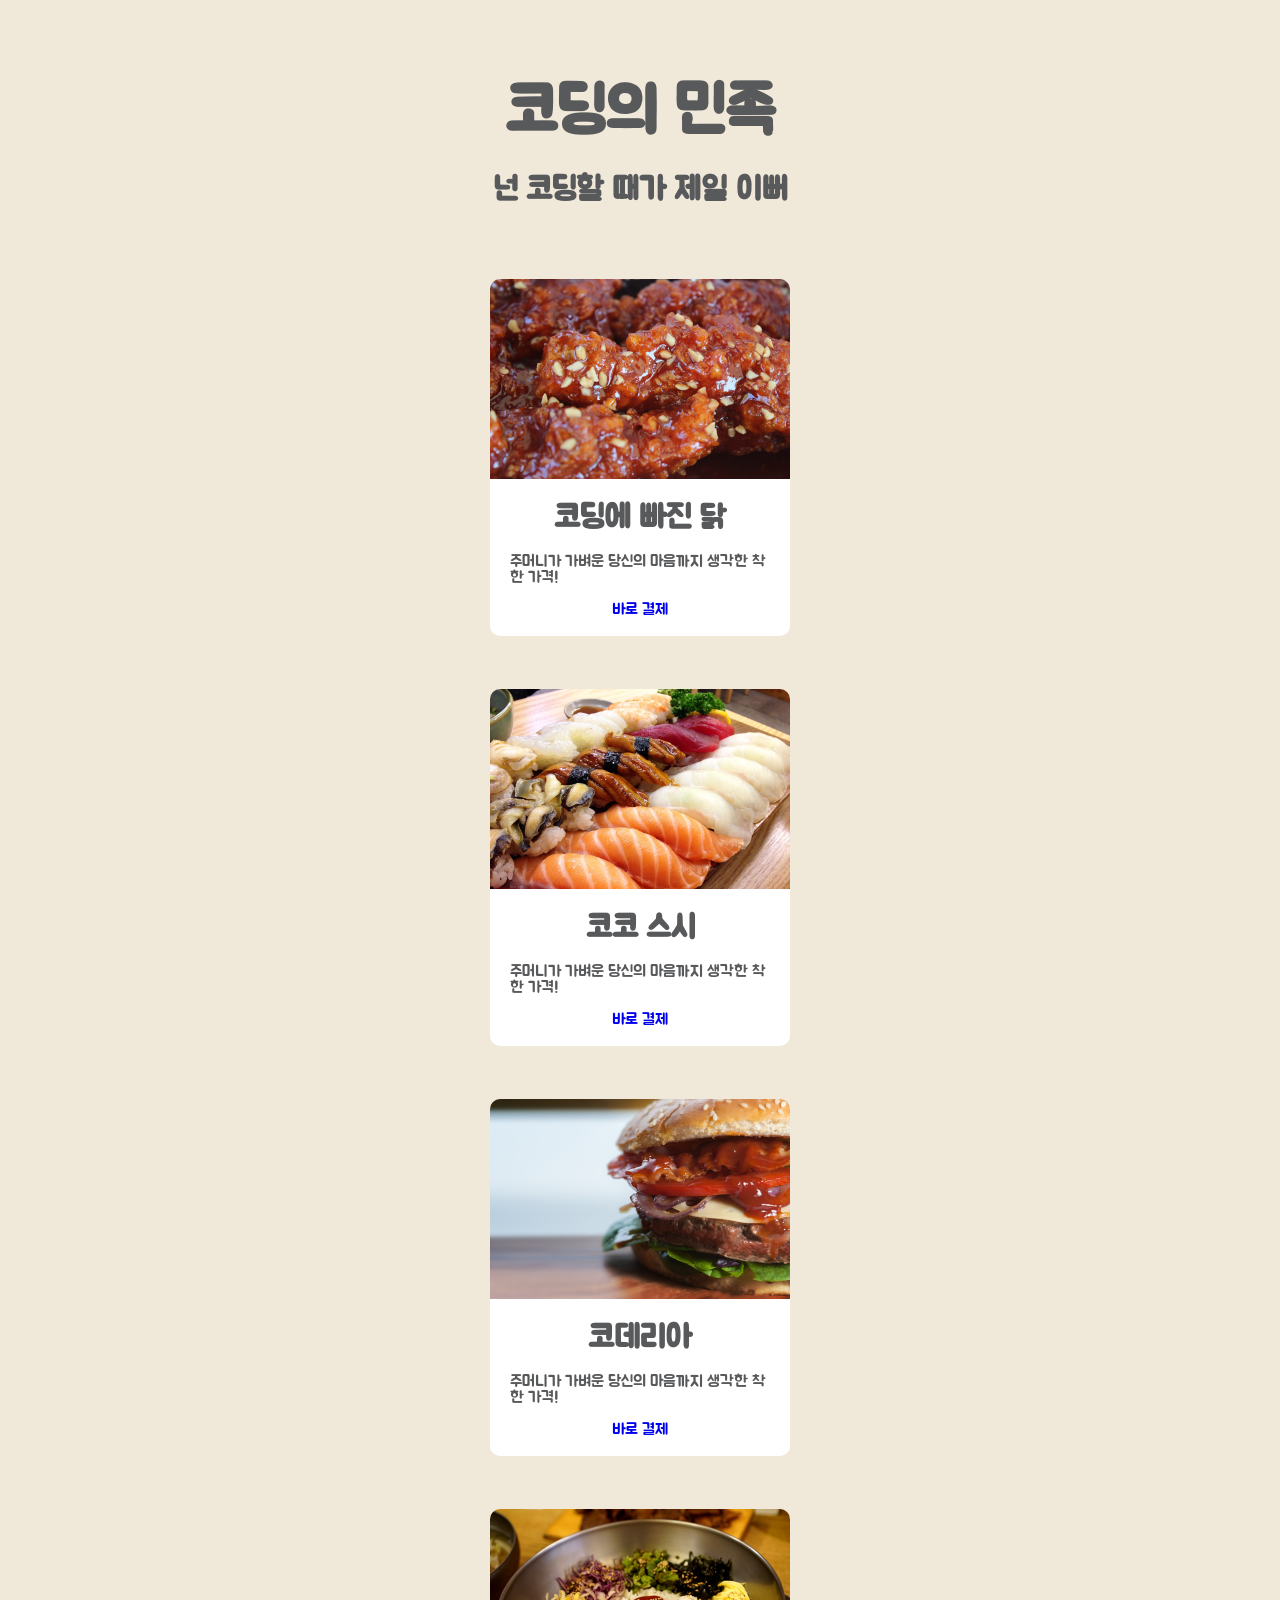
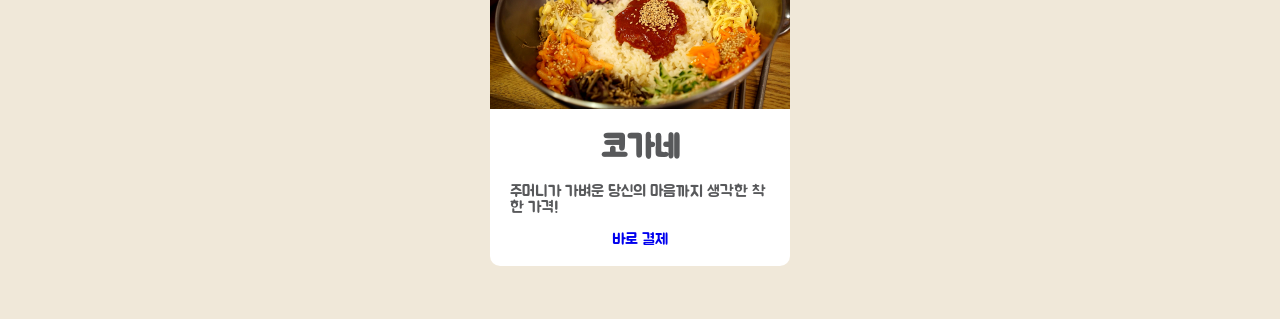
<file: baedal/index.html>
<!DOCTYPE html>
<html>
	<head>
		<title>코딩의 민족</title>
		<meta charset="utf-8" />
		<link rel="stylesheet" href="css/styles.css" />
	</head>
	<body>
		<div class="title-row">
			<h1 class="main-title">코딩의 민족</h1>
			<h2 class="sub-title">넌 코딩할 때가 제일 이뻐</h2>
		</div>
		<div class="box-row">
			<div class="chicken-box box">
				<div class="box__photo"></div>
				<div class="box__contents">
					<h2>코딩에 빠진 닭</h2>
					<p>주머니가 가벼운 당신의 마음까지 생각한 착한 가격!</p>
					<a href="#">바로 결제</a>
				</div>
			</div>
		</div>
		<div class="box-row">
			<div class="sushi-box box">
				<div class="box__photo"></div>
				<div class="box__contents">
					<h2>코코 스시</h2>
					<p>주머니가 가벼운 당신의 마음까지 생각한 착한 가격!</p>
					<a href="#">바로 결제</a>
				</div>
			</div>
		</div>
		<div class="box-row">
			<div class="burger-box box">
				<div class="box__photo"></div>
				<div class="box__contents">
					<h2>코데리아</h2>
					<p>주머니가 가벼운 당신의 마음까지 생각한 착한 가격!</p>
					<a href="#">바로 결제</a>
				</div>
			</div>
		</div>
		<div class="box-row">
			<div class="bibimbap-box box">
				<div class="box__photo"></div>
				<div class="box__contents">
					<h2>코가네</h2>
					<p>주머니가 가벼운 당신의 마음까지 생각한 착한 가격!</p>
					<a href="#">바로 결제</a>
				</div>
			</div>
		</div>
	</body>
</html>
</file>
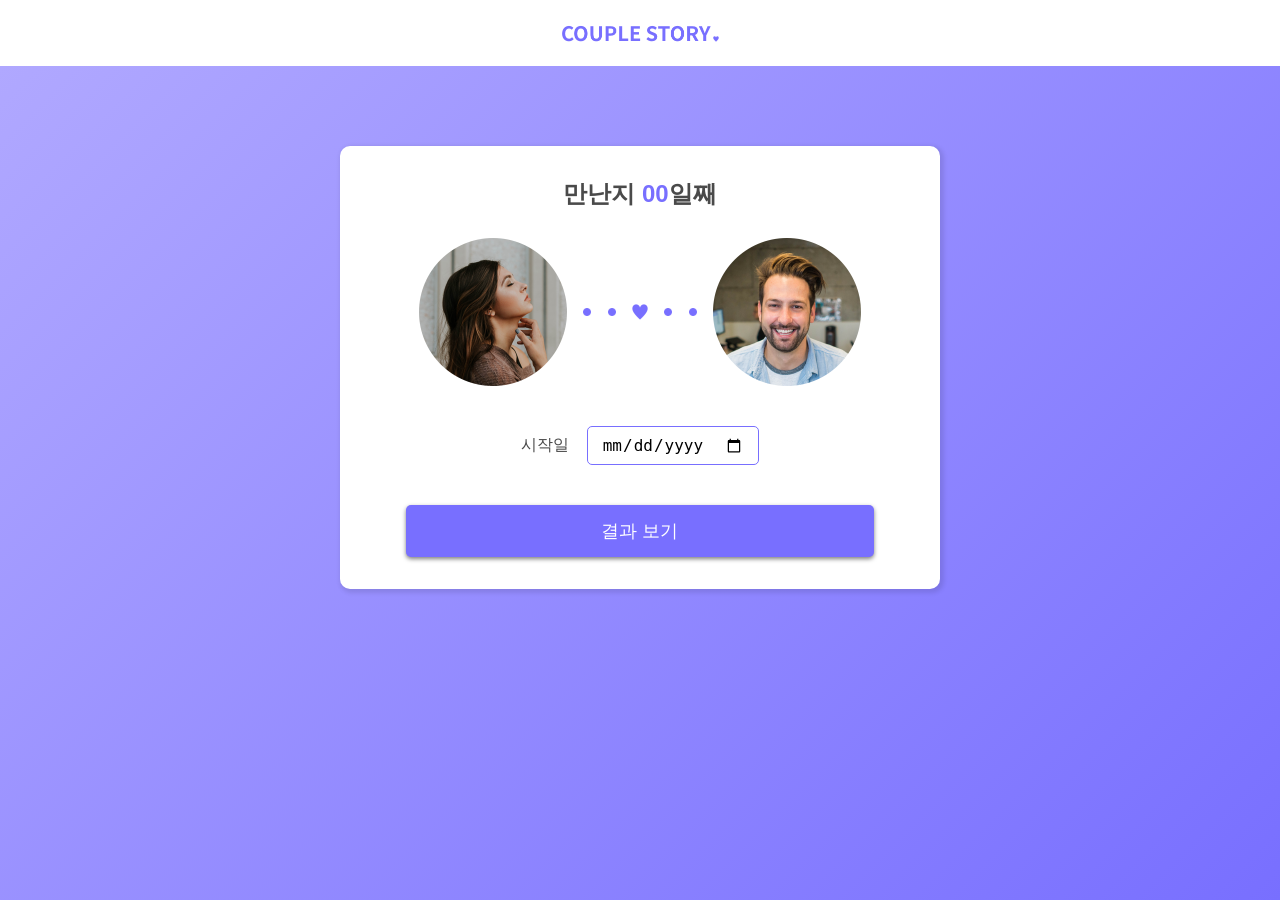
<file: D-DAY/index.html>
<!DOCTYPE html>
<html>
  <head>
    <title>Couple Story</title>
    <meta charset="utf-8" />
    <link href="css/styles.css" rel="stylesheet" />
  </head>

  <body>
    <div class="navbar">
      <img id="logo" src="images/logo.png" width="157">
    </div>

    <div class="main">
      <div class="container">
        <!-- 만난지 며칠? -->
        <h2>만난지 <span id="day-count">00</span>일째</h2>

        <div class="img-row">
          <img src="images/female.png" width="148">
          <img src="images/dot.png" width="8">
          <img src="images/dot.png" width="8">
          <img src="images/heart.png" width="16">
          <img src="images/dot.png" width="8">
          <img src="images/dot.png" width="8">
          <img src="images/male.png" width="148">
        </div>

        <!-- 만나기 시작한 날짜 -->
        <div class="date-row">
          <label for="start">시작일</label>
          <input type="date" name="start" id="start">
        </div>

        <!-- 며칠됐는지 계산하기! -->
        <button id="calculate">결과 보기</button>
      </div>
    </div>

    <script
      src="https://code.jquery.com/jquery-3.2.1.min.js"
      integrity="sha256-hwg4gsxgFZhOsEEamdOYGBf13FyQuiTwlAQgxVSNgt4="
      crossorigin="anonymous"></script>
    <script>
      $('#calculate').on('click', calculateDate);

      function calculateDate() {
        let inputValue = $('#start').val();

        if(inputValue) {
          let currentDate = new Date();
          let inputDate = new Date(inputValue);

          let calculatedDate = (currentDate.getTime() - inputDate.getTime()) / 1000 / 60 / 60 / 24;

          $('#day-count').text(Math.floor(calculatedDate) + 1);
        } else {
          alert('시작 날짜를 입력해주세요!');
        }
      }
    </script>
  </body>
</html>
</file>
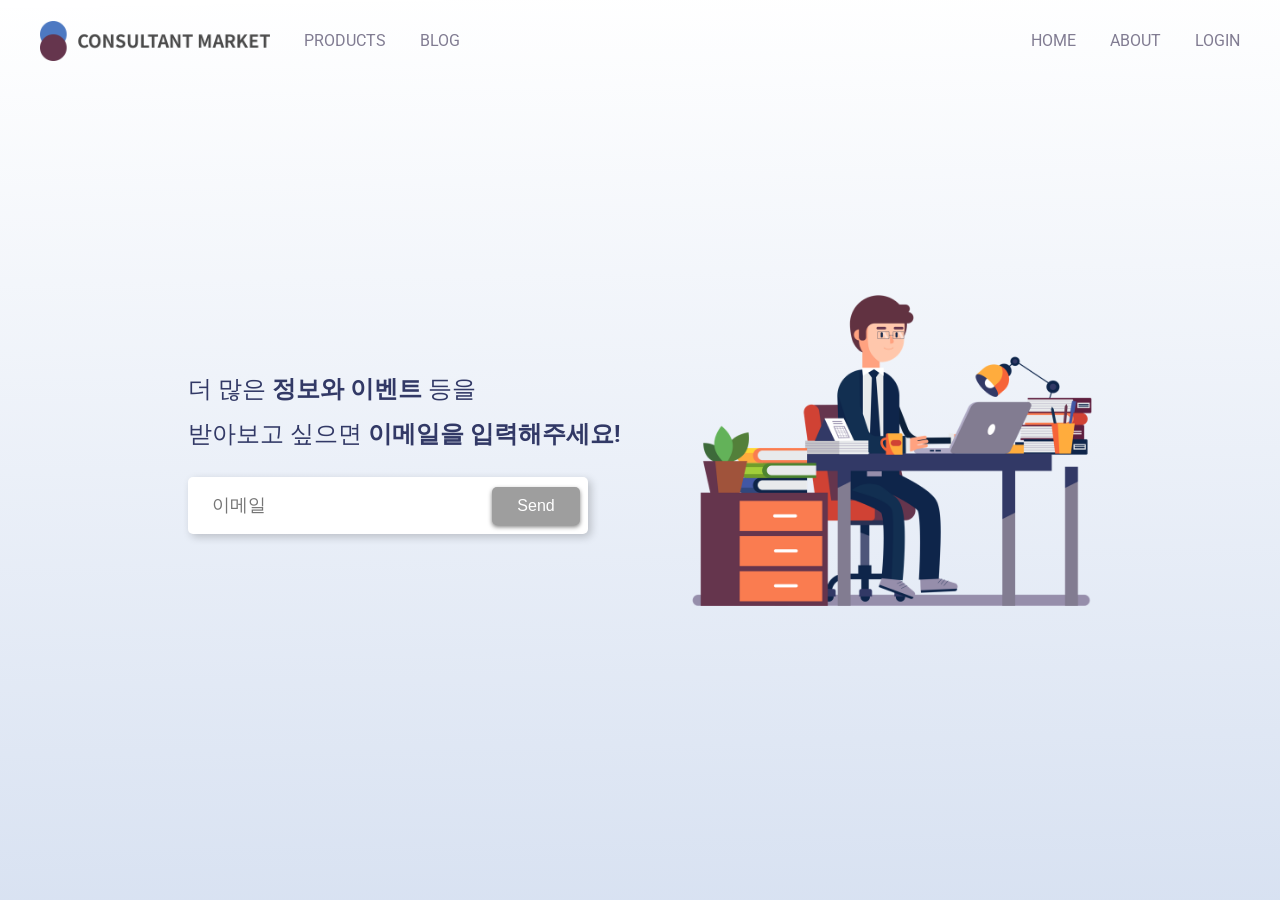
<file: email_ad/index.html>
<!DOCTYPE html>
<html>
  <head>
    <title>Consulting Market</title>
    <meta charset="utf-8" />

    <link href="https://fonts.googleapis.com/css?family=Roboto" rel="stylesheet">
    <link href="css/styles.css" rel="stylesheet" />
  </head>

  <body>
    <div class="hero-header">
      <div class="navbar">
        <a href="#" id="logo">
          <img src="images/logo.png" width="230">
        </a>

        <ul class="menu menu-left">
          <li><a href="#">PRODUCTS</a></li>
          <li><a href="#">BLOG</a></li>
        </ul>

        <ul class="menu menu-right">
          <li><a href="#">HOME</a></li>
          <li><a href="#">ABOUT</a></li>
          <li><a href="#">LOGIN</a></li>
        </ul>
      </div>

      <div class="container">
        <div class="left">
          <h2>더 많은 <b>정보와 이벤트</b> 등을<br> 받아보고 싶으면 <b>이메일을 입력해주세요!</b></h2>

          <input id="email-input" type="email" placeholder="이메일">
          <input id="submit-btn" type="submit" value="Send">
        </div>

        <img id="main-img" src="images/desk.png" width="400">
      </div>
    </div>

    <script
      src="https://code.jquery.com/jquery-3.2.1.min.js"
      integrity="sha256-hwg4gsxgFZhOsEEamdOYGBf13FyQuiTwlAQgxVSNgt4="
      crossorigin="anonymous"></script>
    <script>
      // 여기에 코드를 입력하세요.
      $('#email-input').on('input', eventHandler);

      function eventHandler() {
        let alphaPosNum = $('#email-input').val().indexOf('@');
        let afterAlphaStr = $('#email-input').val().substring(alphaPosNum);
        
        if(alphaPosNum !== -1 && afterAlphaStr.indexOf('.') !== -1) {
          $('#submit-btn').css('background', '#4D79C2');
        } else {
          $('#submit-btn').css('background', '#9E9E9E');
        }
      }
    </script>
  </body>
</html>
</file>
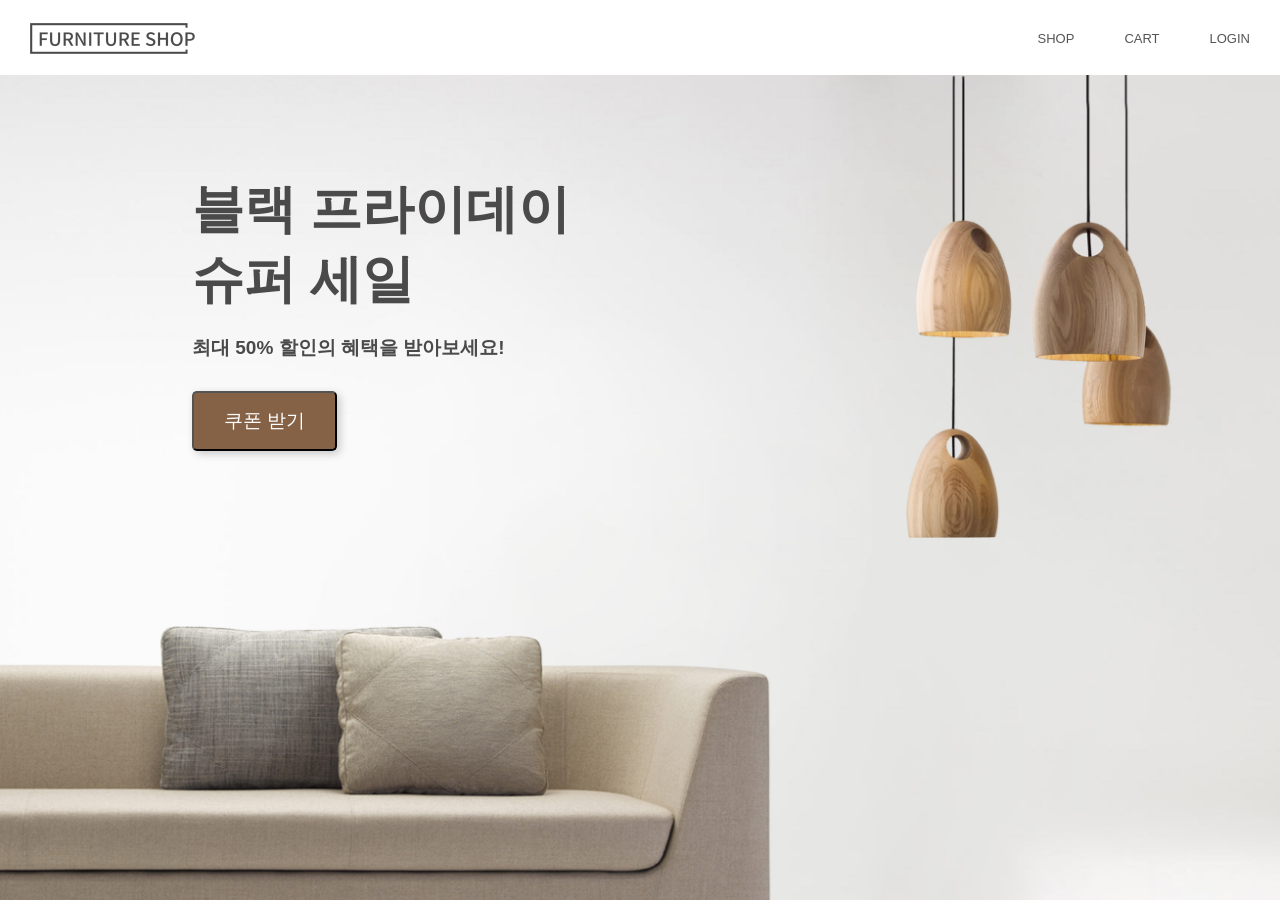
<file: FurnitureShop/index.html>
<!DOCTYPE html>
<html>
  <head>
    <title>Furniture Shop</title>
    <meta charset="utf-8" />
    <link href="css/styles.css" rel="stylesheet" />
  </head>

  <body>
    <div class="navbar">
      <a href="#" id="logo">
        <img src="images/logo.png" width="165">
      </a>

      <ul id="menu">
        <li><a href="#">SHOP</a></li>
        <li><a href="#">CART</a></li>
        <li><a href="#">LOGIN</a></li>
      </ul>
    </div>

    <div class="hero-header">
      <div class="info">
        <h1>블랙 프라이데이 슈퍼 세일</h1>
        <h2>최대 50% 할인의 혜택을 받아보세요!</h2>
        <button id="popup-trigger">쿠폰 받기</button>
      </div>
    </div>

    <div id="popup" role="alert">
      <div id="popup-container">
        <h3>다운 완료!</h3>
        <p>내 쿠폰함에서 확인하세요!</p>

        <button id="close-btn">확인</button>
      </div>
    </div>

    <script
      src="https://code.jquery.com/jquery-3.2.1.min.js"
      integrity="sha256-hwg4gsxgFZhOsEEamdOYGBf13FyQuiTwlAQgxVSNgt4="
      crossorigin="anonymous"></script>
    <script>
      $('#popup-trigger').on('click', function() {
        $('#popup').fadeIn(1000);
      })
      
      $('#close-btn').on('click', closePopup);
      $(document).on(`keydown`, closePopup);
      
      function closePopup(event) {
        if (event.type === 'click' || event.key === 'Escape') {
          $('#popup').fadeOut(1000);
        }
      }
    </script>
  </body>
</html>
</file>
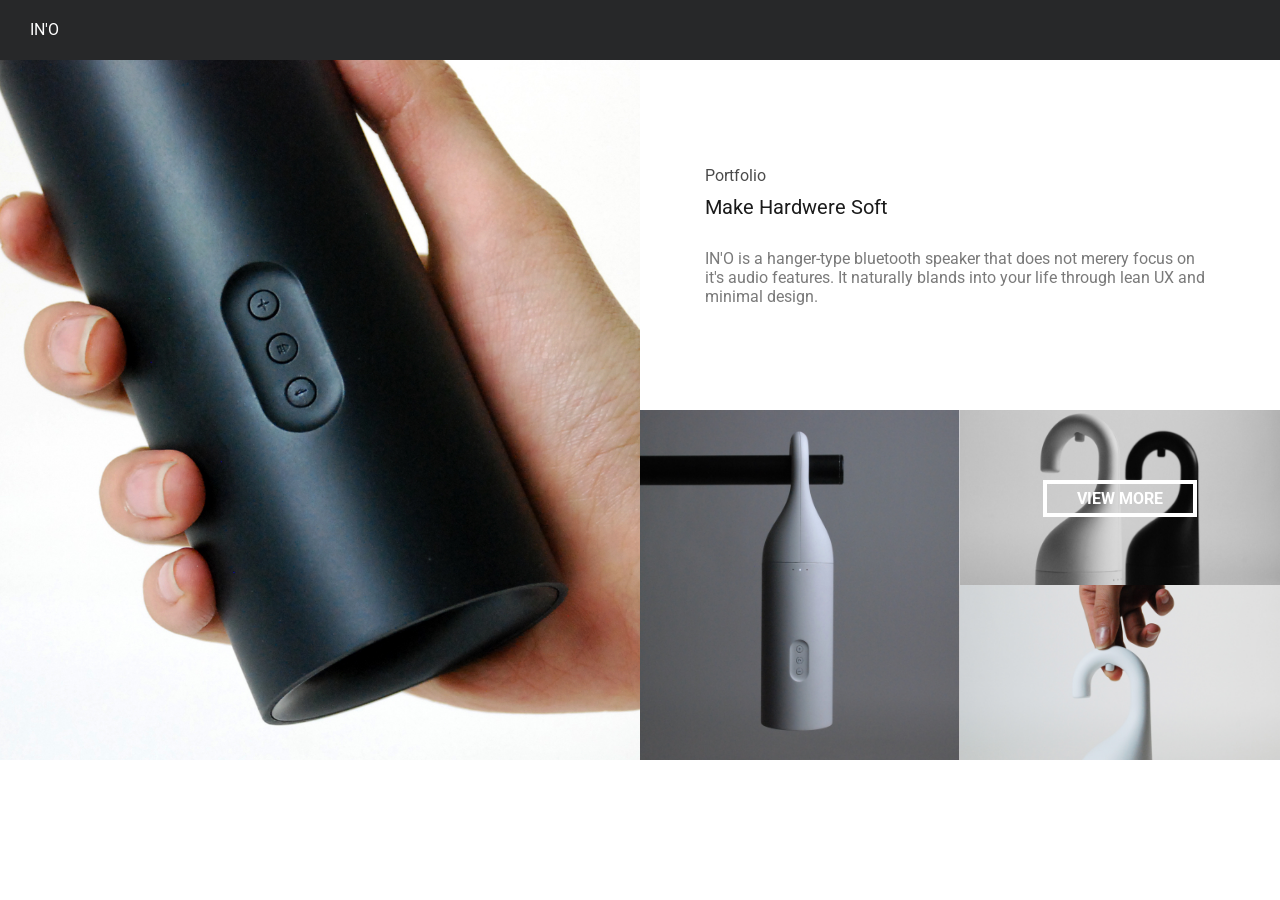
<file: ino/index.html>
<!DOCTYPE html>
<html>

<head>
  <title>IN'O</title>
  <link rel="stylesheet" href="css/styles.css">
  <link href="https://fonts.googleapis.com/css?family=Roboto" rel="stylesheet">
</head>

<body>
  <header id="header">IN'O</header>
  <div class="section" id="div1"></div>
  <div class="section" id="div2"></div>
  <div class="section" id="div3">
    <div class="contents">
      <div class="title">Portfolio</div>
      <div class="sub-title">Make Hardwere Soft</div>
      <div class="discription">IN'O is a hanger-type bluetooth speaker that does not merery focus on it's audio features. It naturally blands into your life through lean UX and minimal design.</div>
    </div>
  </div>
  <div class="section" id="div4"></div>
  <div class="section" id="div5">
    <div class="text-container">
      <div class="text-box">VIEW MORE</div>
    </div>
  </div>
  <div class="section" id="div6"></div>
</body>

</html>
</file>
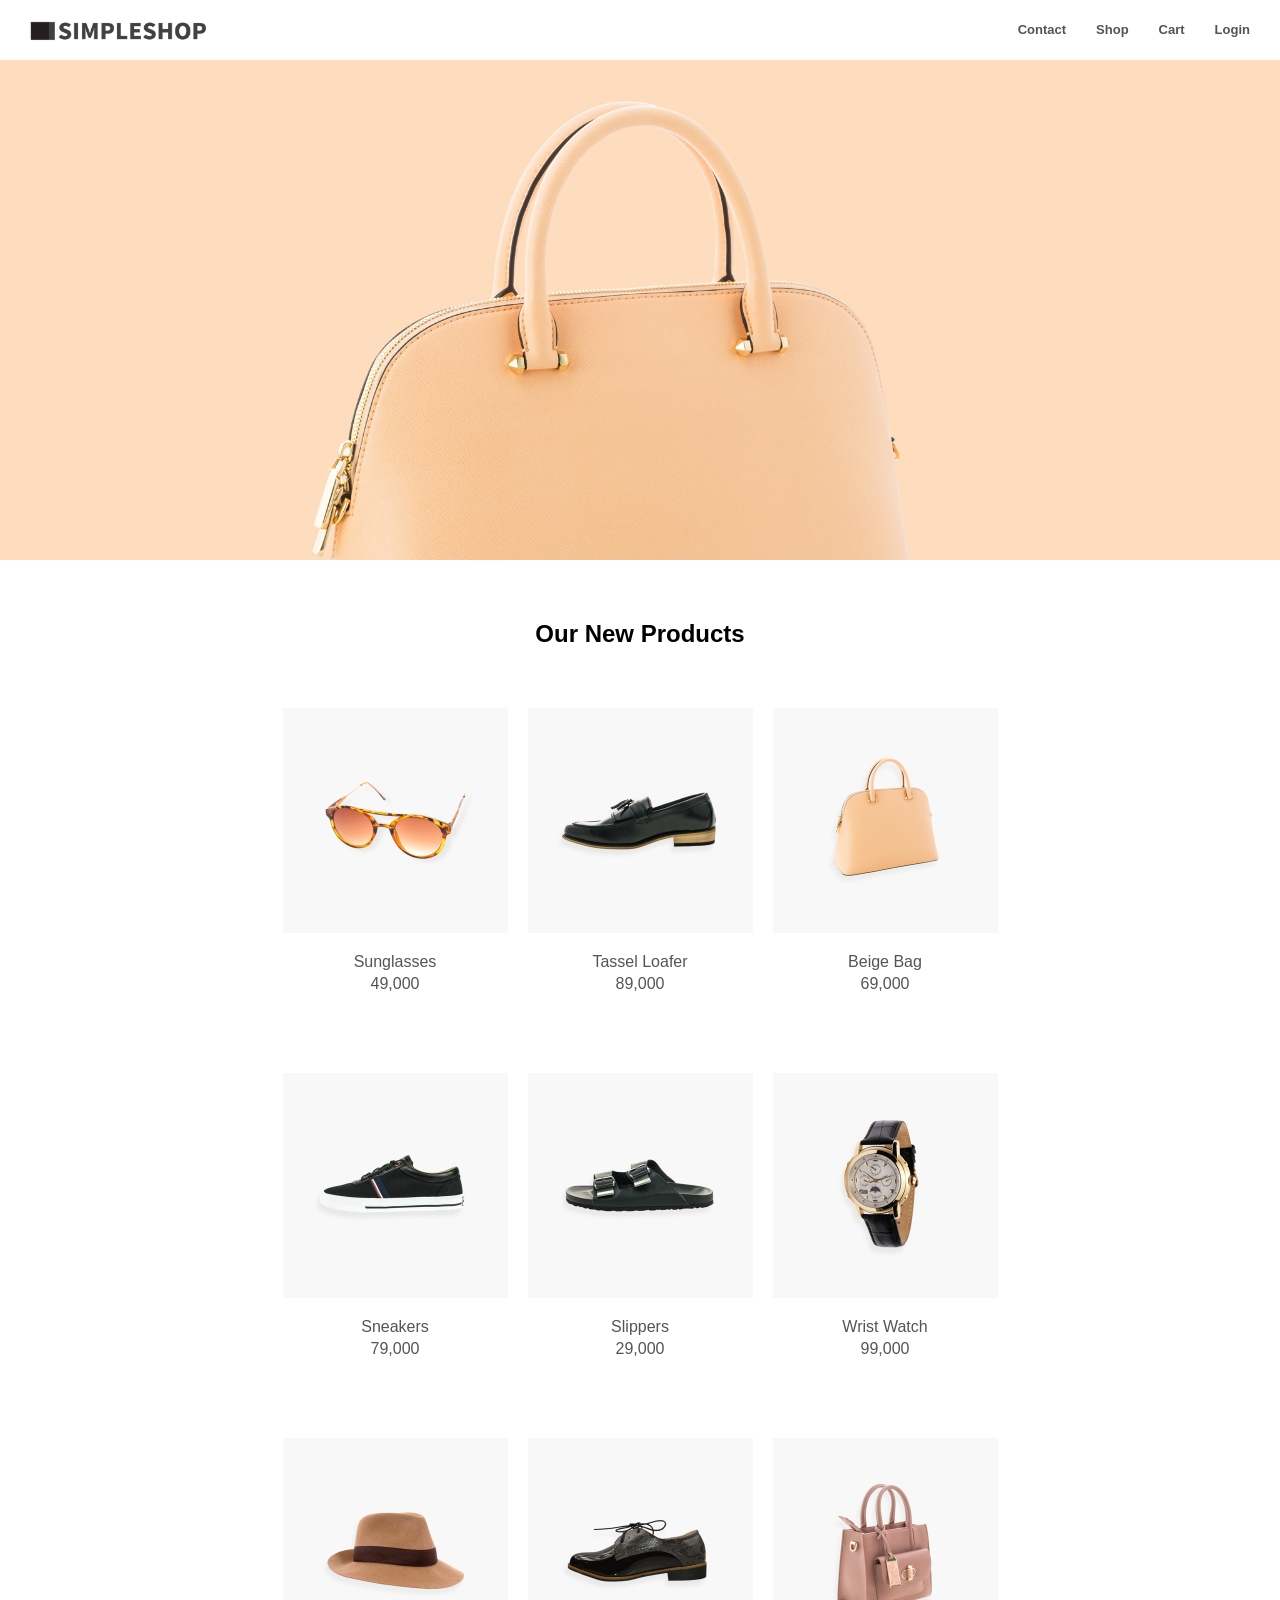
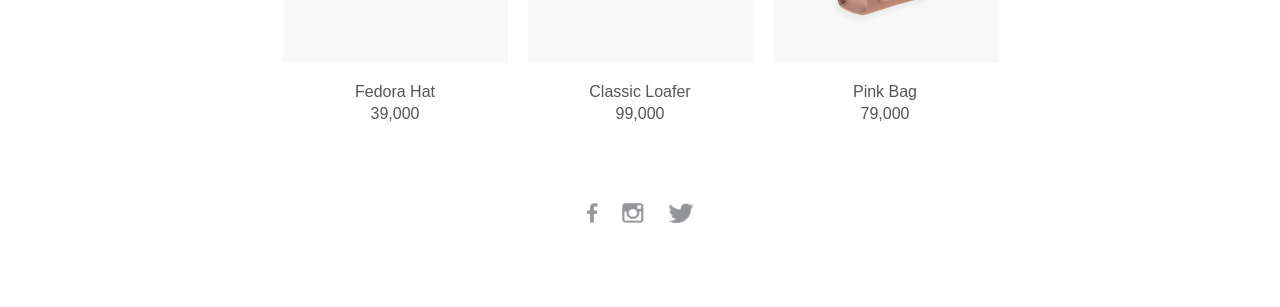
<file: SimpleShop/index.html>
<!DOCTYPE html>
<html>
  <head>
    <title>SimpleShop</title>
    <meta charset="utf-8" />
    <link href="css/styles.css" rel="stylesheet" />
  </head>

  <body>
    <div id="navbar">
      <a id="logo" href="#">
        <img src="images/logo.png" height="20px">
      </a>
      <ul class="links">
        <li>
          <a href="#">Contact</a>
        </li>
        <li>
          <a href="#">Shop</a>
        </li>
        <li>
          <a href="#">Cart</a>
        </li>
        <li>
          <a href="#">Login</a>
        </li>
      </ul>
    </div>
    <div id="hero-header">
      <!-- <img src="images/hero_header.jpg" width="100%"> -->
      <div class="header-image"></div>
      <div class="header-title">
        Our New Products
      </div>
    </div>
    <div id="products">
      <a href="#" class="product-box">
        <div class="image"></div>
        <div class="name"></div>
        <div class="price"></div>
      </a>
      <a href="#" class="product-box">
        <div class="image"></div>
        <div class="name"></div>
        <div class="price"></div>
      </a>
      <a href="#" class="product-box">
        <div class="image"></div>
        <div class="name"></div>
        <div class="price"></div>
      </a>
      <a href="#" class="product-box">
        <div class="image"></div>
        <div class="name"></div>
        <div class="price"></div>
      </a>
      <a href="#" class="product-box">
        <div class="image"></div>
        <div class="name"></div>
        <div class="price"></div>
      </a>
      <a href="#" class="product-box">
        <div class="image"></div>
        <div class="name"></div>
        <div class="price"></div>
      </a>
      <a href="#" class="product-box">
        <div class="image"></div>
        <div class="name"></div>
        <div class="price"></div>
      </a>
      <a href="#" class="product-box">
        <div class="image"></div>
        <div class="name"></div>
        <div class="price"></div>
      </a>
      <a href="#" class="product-box">
        <div class="image"></div>
        <div class="name"></div>
        <div class="price"></div>
      </a>
    </div>
    <div id="footer">
      <div class="links">
        <a href="https://www.facebook.com">
          <img src="images/facebook.png">
        </a>
        <a href="https://www.instagram.com">
          <img src="images/instagram.png">
        </a>
        <a href="https://www.twitter.com">
          <img src="images/twitter.png">
        </a>
      </div>
    </div>
  </body>
</html>
</file>
<file: baedal/css/styles.css>
* {
	box-sizing: border-box;
}

@font-face {
	font-family: "BMJUA";
	src: url(../fonts/BMJUA_otf.otf);
}

body {
	background-color: #f0e8d9;
	font-family: "BMJUA";
	font-size: 16px;
	color: #58595b;
}

h1 {
	font-size: 64px;
	margin: 0px;
	margin-bottom: 30px;
}

h2 {
	font-size: 32px;
	margin: 0px;
}

.title-row {
	text-align: center;
	margin: 75px 0px;
}

.box p {
	margin-top: 20px;
	margin-bottom: 16px;
	text-align: left;
}

.box a {
	color: #0000ee;
	text-decoration: none;
}

.box-row {
	text-align: center;
	margin-bottom: 50px;
}

.box {
	display: inline-block;
	background-color: white;
	border-radius: 10px;
	width: 300px;
	overflow: hidden;
}

.box__photo {
	height: 200px;
	width: 100%;
	background-size: cover;
}

.box__contents {
	padding: 20px;
}

.chicken-box .box__photo {
	background-image: url("../images/chicken.jpg");
}

.sushi-box .box__photo {
	background-image: url("../images/sushi.jpg");
}

.burger-box .box__photo {
	background-image: url("../images/burger.jpg");
}

.bibimbap-box .box__photo {
	background-image: url("../images/bibimbap.jpg");
}
</file>
<file: D-DAY/css/styles.css>
* {
  box-sizing: border-box;
}

body {
  margin: 0;
  min-width: 992px;
  font-family: "Helvetica";
}

/* navigation bar */

.navbar {
  height: 66px;
  background-color: white;
  text-align: center;
  line-height: 66px;
}

#logo {
  vertical-align: middle;
}

/* main */

.main {
  background-image: linear-gradient(135deg, #B0A8FF 0%, #786FFF 100%);
  padding: 80px 0;
  min-height: calc(100vh - 66px);
}

.container {
  background: #FFFFFF;
  box-shadow: 2px 2px 4px 2px rgba(0,0,0,0.10);
  border-radius: 10px;
  width: 600px;
  margin: 0 auto;
  text-align: center;
  padding: 32px 66px;
}

.container h2 {
  font-size: 24px;
  color: #4A4A4A;
  margin: 0;
  margin-bottom: 28px;
}

.container h2 span {
  font-weight: 700;
  color: #786FFF;
}

.container .img-row {
  margin-bottom: 40px;
}

.container .img-row img {
  vertical-align: middle;
  margin: 0 6px;
}

.date-row {
  margin-bottom: 40px;
}

label[for=start] {
  font-size: 16px;
  color: #4A4A4A;
  line-height: 34.5px;
  vertical-align: middle;
  margin-right: 13px;
}

input[type=date] {
  border: 1px solid #786FFF;
  border-radius: 5px;
  padding: 8px 14px;
  vertical-align: middle;
  font-size: 16px;
}

#calculate {
  width: 100%;
  background: #786FFF;
  box-shadow: 0 2px 4px 0 rgba(0,0,0,0.50);
  border-radius: 5px;
  color: white;
  font-size: 18px;
  padding: 14px 0;
  border: none;
  cursor: pointer;
}
</file>
<file: email_ad/css/styles.css>
* {
  box-sizing: border-box;
}

body {
  font-family: 'Roboto', sans-serif;
  margin: 0;
  min-width: 992px;
}

/* Navigation Bar */

.navbar {
  position: absolute;
  top: 0;
  left: 0;
  min-width: 992px;
  width: 100%;
  padding-left: 23px;
  padding-right: 23px;
}

.navbar {
  height: 80px;
  line-height: 80px;
}

.navbar #logo {
  float: left;
  margin: 0 17px;
}

.navbar #logo img {
  vertical-align: middle;
}

.navbar .menu {
  padding: 0;
  margin: 0;
  list-style: none;
  font-size: 16px;
}

.navbar .menu li {
  float: left;
  margin: 0 17px;
}

.navbar .menu li a {
  color: #817C92;
  text-decoration: none;
  vertical-align: middle;
}

.navbar .menu-left {
  float: left;
}

.navbar .menu-right {
  float: right;
}

/* Hero Header */

.hero-header {
  height: 100vh;
  background-image: linear-gradient(-1deg, rgba(77,121,194,0.22) 0%, rgba(77,121,194,0.00) 100%);
}

.container {
  text-align: center;
  line-height: 100vh;
}

.left {
  width: 500px;
  display: inline-block;
  vertical-align: middle;
  line-height: normal;
  text-align: left;
}

.left h2 {
  font-weight: normal;
  font-size: 24px;
  color: #323966;
  line-height: 45px;
  margin: 0;
  margin-bottom: 20px;
}

.left #email-input {
  background: #FFFFFF;
  box-shadow: 3px 3px 8px 0 rgba(0,0,0,0.20);
  border-radius: 5px;
  font-size: 18px;
  padding: 18px 24px;
  padding-right: 118px;
  border: none;
  width: 400px;
}

.left #submit-btn {
  margin-left: -100px;
  width: 88px;
  background: #9E9E9E;
  box-shadow: 0 2px 4px 0 rgba(0,0,0,0.50);
  border-radius: 5px;
  border: none;
  color: white;
  padding: 10px 0;
  font-size: 16px;
  cursor: pointer;
}

.container #main-img {
  vertical-align: middle;
}
</file>
<file: FurnitureShop/css/styles.css>
* {
  box-sizing: border-box;
}

body {
  margin: 0;
  min-width: 992px;
  font-family: "Helvetica";
}

/* navbar */

.navbar {
  height: 75px;
  padding-left: 30px;
  padding-right: 30px;
}

.navbar #logo {
  line-height: 75px;
}

.navbar #logo img {
  vertical-align: middle;
}

.navbar #menu {
  float: right;
  list-style: none;
  padding: 0;
  margin: 0;
}

.navbar #menu li {
  float: left;
  margin-left: 50px;
  line-height: 75px;
}

.navbar #menu li a {
  color: #545454;
  font-size: 13px;
  text-decoration: none;
}

/* hero header */

.hero-header {
  height: calc(100vh - 75px);
  background-image: url("../images/hero_image.jpg");
  background-repeat: no-repeat;
  background-size: cover;
  background-position: center center;
  position: relative;
}

.info {
  width: 380px;
  position: absolute;
  left: 15%;
  top: 100px;
}

.info h1 {
  font-size: 52px;
  color: #4A4A4A;
  margin: 0;
  margin-bottom: 20px;
}

.info h2 {
  font-size: 19px;
  color: #4A4A4A;
  margin: 0;
  margin-bottom: 30px;
}

.info button {
  background: #856246;
  box-shadow: 3px 3px 8px 0 rgba(0,0,0,0.20);
  border-radius: 5px;
  padding: 15px 30px;
  color: white;
  font-size: 19px;
  cursor: pointer;
}

/* popup */

#popup {
  position: fixed;
  left: 0;
  top: 0;
  height: 100%;
  width: 100%;
  background-color: rgba(0,0,0,0.50);
  display: none;
}

#popup-container {
  position: relative;
  width: 90%;
  max-width: 400px;
  margin: 4em auto;
  background: #FFF;
  border-radius: .25em .25em .4em .4em;
  text-align: center;
  box-shadow: 0 0 20px rgba(0, 0, 0, 0.2);
  padding: 20px;
}

#popup-container h3 {
  font-size: 20px;
  color: #4A4A4A;
}

#popup-container p {
  font-size: 20px;
  color: #797979;
}

#popup-container button {
  background: #856246;
  border-radius: 100px;
  color: white;
  padding: 10px 68px;
  cursor: pointer;
  font-size: 16px;
}

#popup-container .cd-buttons:after {
  content: "";
  display: table;
  clear: both;
}

#popup-container .cd-buttons li {
  float: left;
  width: 50%;
  list-style: none;
}
</file>
<file: ino/css/styles.css>
* {
  box-sizing: border-box;
}

body {
  margin: 0;
  font-family: 'Roboto', sans-serif;
}

.section {
  float: left;
}

#header {
  background-color: #272829;
  color: white;
  height: 60px;
  line-height: 60px;
  padding: 0 30px;
  width: 100%;
  position: fixed;
}

#div1 {
  height: 60px;
  width: 100%;
}

#div2 {
  background-image: url(../images/main_img.jpg);
  background-position: center center;
  background-size: cover;
  height: 360px;
  width: 100%;
}

#div3 {
  width: 100%;
  padding: 0 30px;
  height: 320px;
  line-height: 320px;
}

#div3 .contents {
  display: inline-block;
  vertical-align: middle;
  line-height: normal;
}

#div3 .title {
  font-size: 16px;
  color: #4a4a4a;
  margin-bottom: 10px;
}

#div3 .sub-title {
  font-size: 20px;
  color: #1b1b1b;
  margin-bottom: 30px;
}

#div3 .discription {
  font-size: 16px;
  color: #7a7a7a;
}

#div4 {
  background-image: url(../images/img1.jpg);
  background-position: center center;
  background-size: cover;
  height: 385px;
  width: 100%;
}

#div5 {
  background-image: url(../images/img2.jpg);
  background-position: center center;
  background-size: cover;
  text-align: center;
  height: 200px;
  line-height: 200px;
  width: 100%;
}

#div5 .text-container {
  display: inline-block;
  vertical-align: middle;
  line-height: normal;
}

#div5 .text-box {
  color: white;
  font-size: 16px;
  font-weight: bold;
  border: 4px solid white;
  padding: 5px 30px;
}

#div6 {
  background-image: url(../images/img3.jpg);
  background-position: center center;
  background-size: cover;
  height: 200px;
  width: 100%;
}

@media (min-width: 768px) {
  #div2 {
    height: 562px;
  }
  
  #div3 {
    height: 282px;
    line-height: 282px;
    padding: 0 65px;
  }
  
  #div4 {
    height: 360px;
    width: 50%;
  }
  
  #div5 {
    height: 180px;
    line-height: 180px;
    width: 50%;
  }
  
  #div6 {
    height: 180px;
    width: 50%;
  }
}

@media (min-width: 992px) {
  #div2 {
    height: 700px;
    width: 50%;
  }
  
  #div3 {
    height: 350px;
    line-height: 350px;
    width: 50%;
    padding: 0 65px;
  }
  
  #div4 {
    height: 350px;
    width: 25%;
  }
  
  #div5 {
    height: 175px;
    line-height: 175px;
    width: 25%;
  }
  
  #div6 {
    height: 175px;
    width: 25%;
  }
}
</file>
<file: SimpleShop/css/styles.css>
* {
  box-sizing: border-box;
}

body {
  margin: 0;
  min-width: 992px;
  font-family: "Helvetica";
}

/* navbar */
#navbar {
  height: 60px;
  position: fixed;
  top: 0px;
  width: 100%;
  background-color: white;
}

#logo {
  float: left;
  line-height: 60px;
  padding-left: 30px;
}

#logo img {
  vertical-align: middle;
}

#navbar .links {
  list-style: none;
  margin: 0;
  padding: 0;
  padding-right: 30px;
  float: right;
}

#navbar .links li {
  float: left;
  margin-left: 30px;
}

#navbar .links li a {
  text-decoration: none;
  font-size: 13px;
  font-weight: bold;
  color: #545454;
  display: block;
  line-height: 60px;
}

/* hero-header */
#hero-header {
  margin-top: 60px;
}

#hero-header .header-image {
  background-image: url("../images/hero_header.jpg");
  background-size: cover;
  background-position: center center;
  height: 500px;
}
#hero-header .header-title {
  text-align: center;
  font-size: 24px;
  font-weight: bold;
  margin-top: 60px;
  margin-bottom: 60px;
}

/* products */
#products {
  width: 715px;
  margin-left: auto;
  margin-right: auto;
}

#products .product-box {
  float: left;
  text-decoration: none;
  color: #545454;
  font-size: 16px;
  text-align: center;
  margin-bottom: 80px;
}

#products .product-box:nth-child(3n+2) {
  margin-left: 20px;
  margin-right: 20px;
}

#products .product-box .image{
  height: 225px;
  width: 225px; 
  background-size: cover;
  background-position: center center;
}

#products .product-box .name{
  margin-top: 20px;
  margin-bottom: 4px;
}

/* product 1 */
#products .product-box:nth-child(1) .image{
  background-image: url("../images/sunglasses.jpg");
}
#products .product-box:nth-child(1) .name::after{
  content: "Sunglasses";
}
#products .product-box:nth-child(1) .price::after{
  content: "49,000";
}

/* product 2 */
#products .product-box:nth-child(2) .image{
  background-image: url("../images/tassel_loafer.jpg");
}
#products .product-box:nth-child(2) .name::after{
  content: "Tassel Loafer";
}
#products .product-box:nth-child(2) .price::after{
  content: "89,000";
}

/* product 3 */
#products .product-box:nth-child(3) .image{
  background-image: url("../images/beige_bag.jpg");
}
#products .product-box:nth-child(3) .name::after{
  content: "Beige Bag";
}
#products .product-box:nth-child(3) .price::after{
  content: "69,000";
}

/* product 4 */
#products .product-box:nth-child(4) .image{
  background-image: url("../images/sneakers.jpg");
}
#products .product-box:nth-child(4) .name::after{
  content: "Sneakers";
}
#products .product-box:nth-child(4) .price::after{
  content: "79,000";
}

/* product 5 */
#products .product-box:nth-child(5) .image{
  background-image: url("../images/slippers.jpg");
}
#products .product-box:nth-child(5) .name::after{
  content: "Slippers";
}
#products .product-box:nth-child(5) .price::after{
  content: "29,000";
}

/* product 6 */
#products .product-box:nth-child(6) .image{
  background-image: url("../images/wrist_watch.jpg");
}
#products .product-box:nth-child(6) .name::after{
  content: "Wrist Watch";
}
#products .product-box:nth-child(6) .price::after{
  content: "99,000";
}

/* product 7 */
#products .product-box:nth-child(7) .image{
  background-image: url("../images/fedora_hat.jpg");
}
#products .product-box:nth-child(7) .name::after{
  content: "Fedora Hat";
}
#products .product-box:nth-child(7) .price::after{
  content: "39,000";
}

/* product 8 */
#products .product-box:nth-child(8) .image{
  background-image: url("../images/classic_loafer.jpg");
}
#products .product-box:nth-child(8) .name::after{
  content: "Classic Loafer";
}
#products .product-box:nth-child(8) .price::after{
  content: "99,000";
}

/* product 9 */
#products .product-box:nth-child(9) .image{
  background-image: url("../images/pink_bag.jpg");
}
#products .product-box:nth-child(9) .name::after{
  content: "Pink Bag";
}
#products .product-box:nth-child(9) .price::after{
  content: "79,000";
}

/* footer */
#footer {
  clear: left;
  margin-top: 120px;
  margin-bottom: 80px;
  text-align: center;
}

#footer .links {
  display: inline-block;
  margin-left: auto;
  margin-right: auto;
}

#footer .links a {
  text-decoration: none;
}

#footer .links img {
  height: 20px;
}

#footer .links a:nth-child(2) {
  margin-left: 20px;
  margin-right: 20px;
}
</file>
